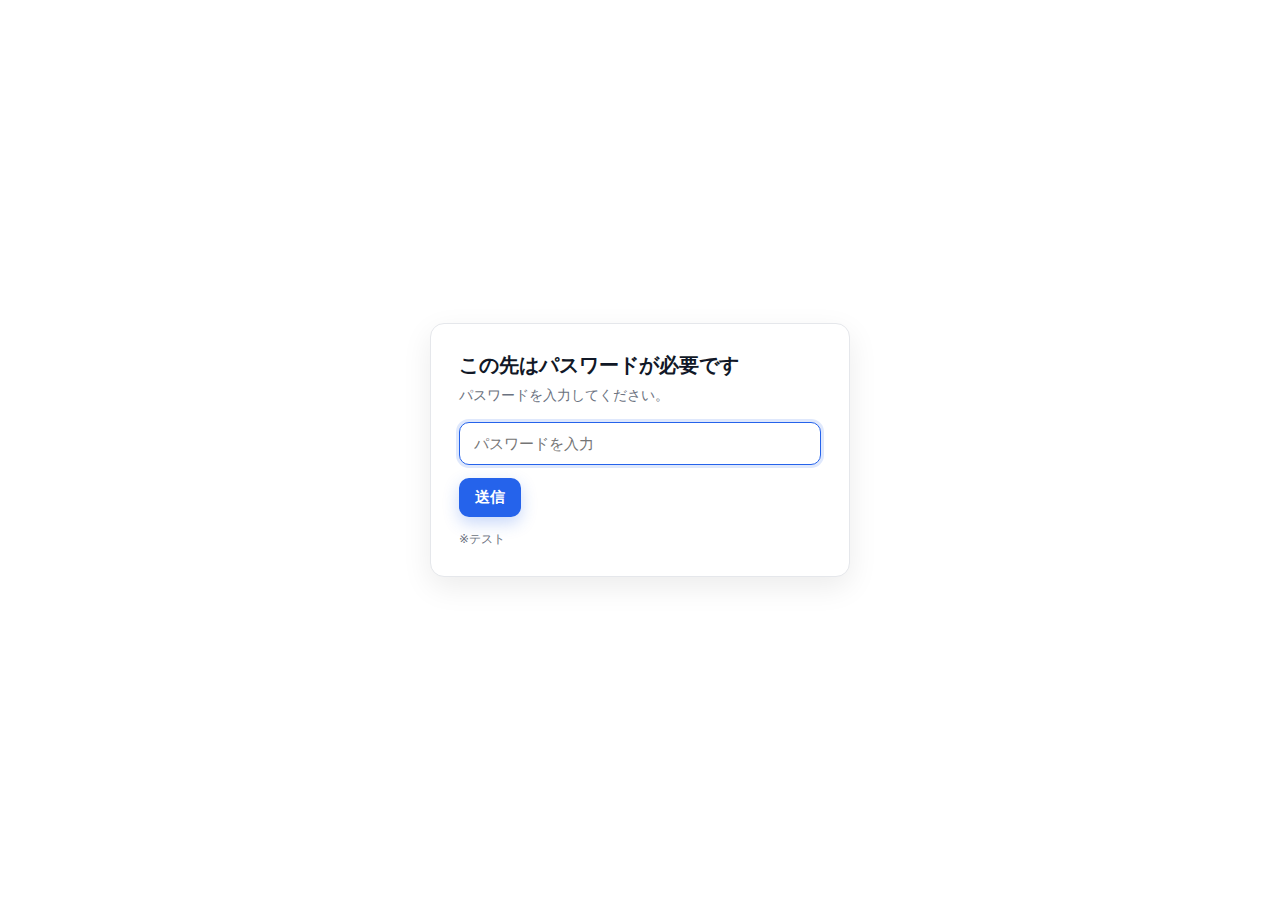
<file: index.html>
<!doctype html>
<html lang="ja">
<head>
  <meta charset="utf-8" />
  <meta name="viewport" content="width=device-width,initial-scale=1" />
  <title>パスワード保護ページ</title>

  <!-- CSS -->
  <link rel="stylesheet" href="index1.css">
</head>

<body>
  <main class="card" role="main" aria-labelledby="title">
    <h1 id="title">この先はパスワードが必要です</h1>
    <p class="lead">パスワードを入力してください。</p>

    <form id="pwForm" autocomplete="off" onsubmit="return false;">
      <input id="pw" type="password" placeholder="パスワードを入力" required />

      <div class="actions">
        <button id="submitBtn" class="btn" type="submit">送信</button>
        <div id="msg" class="message" aria-live="polite"></div>
      </div>
    </form>

    <div class="hint">※テスト</div>
  </main>

  <!-- JavaScript -->
  <script src="index1.js"></script>
</body>
</html>
</file>
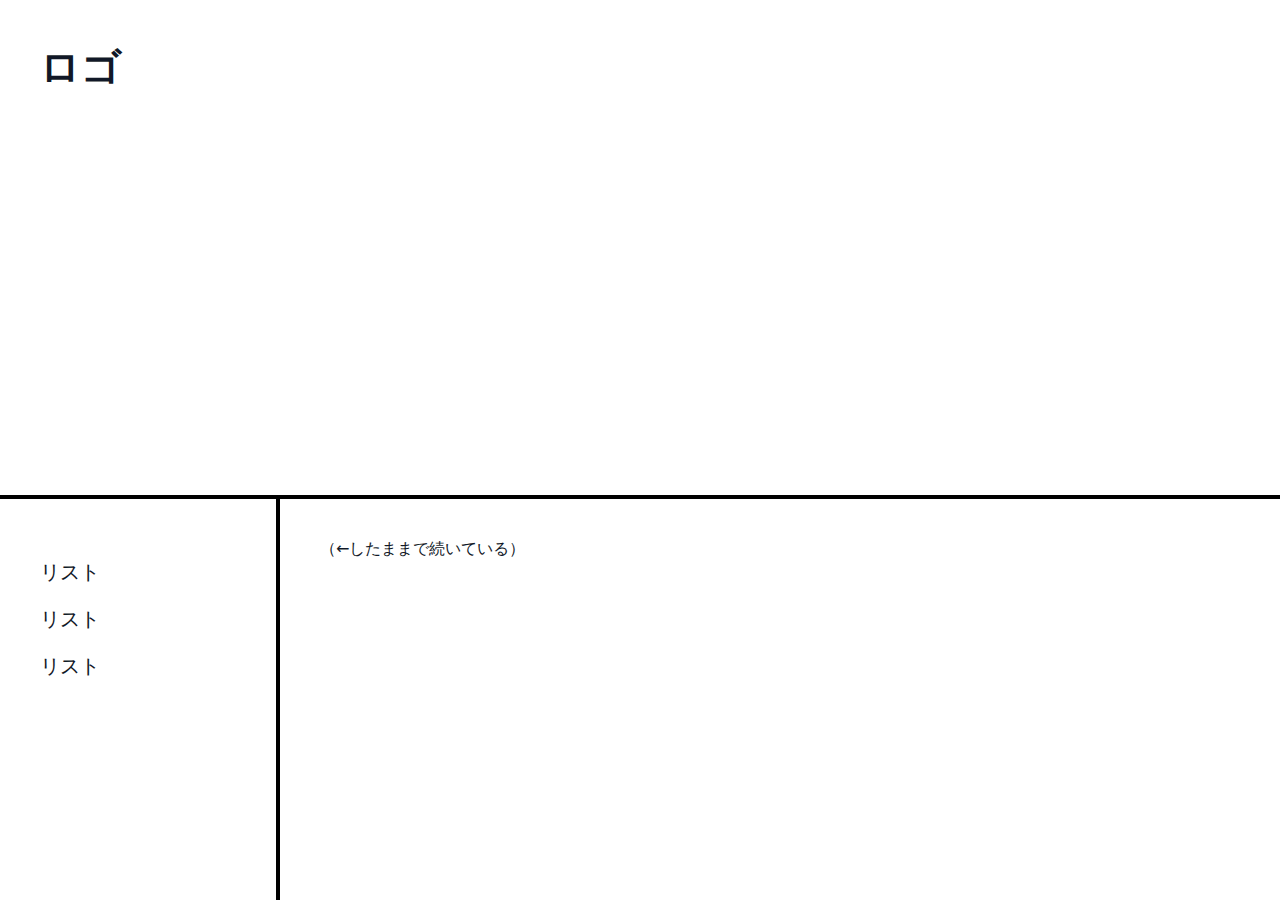
<file: home.html>
<!doctype html>
<html lang="ja">
<head>
<meta charset="utf-8" />
<meta name="viewport" content="width=device-width, initial-scale=1" />
<title>Klearn</title>

<style>
:root{
  --accent:#2563eb;
  --text:#111827;
}

*{box-sizing:border-box}

body{
  margin:0;
  font-family:system-ui,-apple-system,Segoe UI,Roboto,
  "Hiragino Kaku Gothic ProN","Noto Sans JP",sans-serif;
  color:var(--text);
}

/* 上部エリア */
.top{
  height:55vh;
  display:flex;
  align-items:flex-start;
  padding:40px;
}

/* ロゴ */
.logo{
  font-size:40px;
  font-weight:700;
  cursor:pointer;
}

/* 下部エリア */
.bottom{
  display:flex;
  height:45vh;
  border-top:4px solid black;
}

/* サイドバー */
.sidebar{
  width:0;
  overflow:hidden;
  border-right:4px solid black;
  transition:width .3s ease;
  padding:40px 0 0 40px;
}

/* メイン */
.content{
  flex:1;
  padding:40px;
}

/* ロゴにホバーで開く */
.wrapper:hover .sidebar{
  width:280px;
}

/* サイドバー内 */
.sidebar ul{
  list-style:none;
  padding:0;
}

.sidebar li{
  margin:20px 0;
  font-size:20px;
}

</style>
</head>

<body>

<div class="wrapper">

  <div class="top">
    <div class="logo">ロゴ</div>
  </div>

  <div class="bottom">
    <div class="sidebar">
      <ul>
        <li>リスト</li>
        <li>リスト</li>
        <li>リスト</li>
      </ul>
    </div>

    <div class="content">
      （←したままで続いている）
    </div>
  </div>

</div>

</body>
</html>
</file>
<file: index1.css>
:root{
  --bg:#ffffff;
  --card:#ffffff;
  --accent:#2563eb;
  --text:#111827;
  --sub:#6b7280;
  --danger:#dc2626;
  --border:#e5e7eb;
}

*{box-sizing:border-box}
html,body{height:100%}

body{
  margin:0;
  font-family:system-ui,-apple-system,Segoe UI,Roboto,
    "Hiragino Kaku Gothic ProN","Noto Sans JP",sans-serif;
  background:var(--bg);
  color:var(--text);
  display:flex;
  align-items:center;
  justify-content:center;
  padding:24px;
}

.message.error{
  color:#dc2626;
}

.message.success{
  color:#16a34a;
}

.card{
  width:100%;
  max-width:420px;
  background:var(--card);
  border-radius:14px;
  padding:28px;
  border:1px solid var(--border);
  box-shadow:0 10px 30px rgba(0,0,0,0.08);
}

h1{
  margin:0 0 8px;
  font-size:20px;
  font-weight:700;
}

p.lead{
  margin:0 0 18px;
  color:var(--sub);
  font-size:14px;
}

form{
  display:flex;
  flex-direction:column;
  gap:12px;
}

input[type="password"]{
  padding:12px 14px;
  border-radius:10px;
  border:1px solid var(--border);
  background:#fff;
  color:var(--text);
  font-size:15px;
  outline:none;
  transition:border-color .15s, box-shadow .15s, transform .12s;
}

input[type="password"]:focus{
  border-color:var(--accent);
  box-shadow:0 0 0 3px rgba(37,99,235,0.15);
  transform:translateY(-1px);
}

.actions{
  display:flex;
  align-items:center;
}

.btn{
  padding:10px 16px;
  border-radius:10px;
  background:var(--accent);
  color:#ffffff;
  font-weight:600;
  border:none;
  cursor:pointer;
  font-size:15px;
  box-shadow:0 6px 16px rgba(37,99,235,0.25);
}

.btn:active{
  transform:translateY(1px);
}

.message{
  min-height:20px;
  font-size:14px;
  color:var(--danger);
  display:flex;
  align-items:center;
  margin-left:8px;
}

/* 失敗時の振動 */
@keyframes shake {
  10%,90%{transform:translateX(-1px)}
  20%,80%{transform:translateX(2px)}
  30%,50%,70%{transform:translateX(-4px)}
  40%,60%{transform:translateX(4px)}
}

.shake{
  animation:shake .36s ease;
}

.hint{
  margin-top:14px;
  font-size:12px;
  color:var(--sub);
}
</file>
